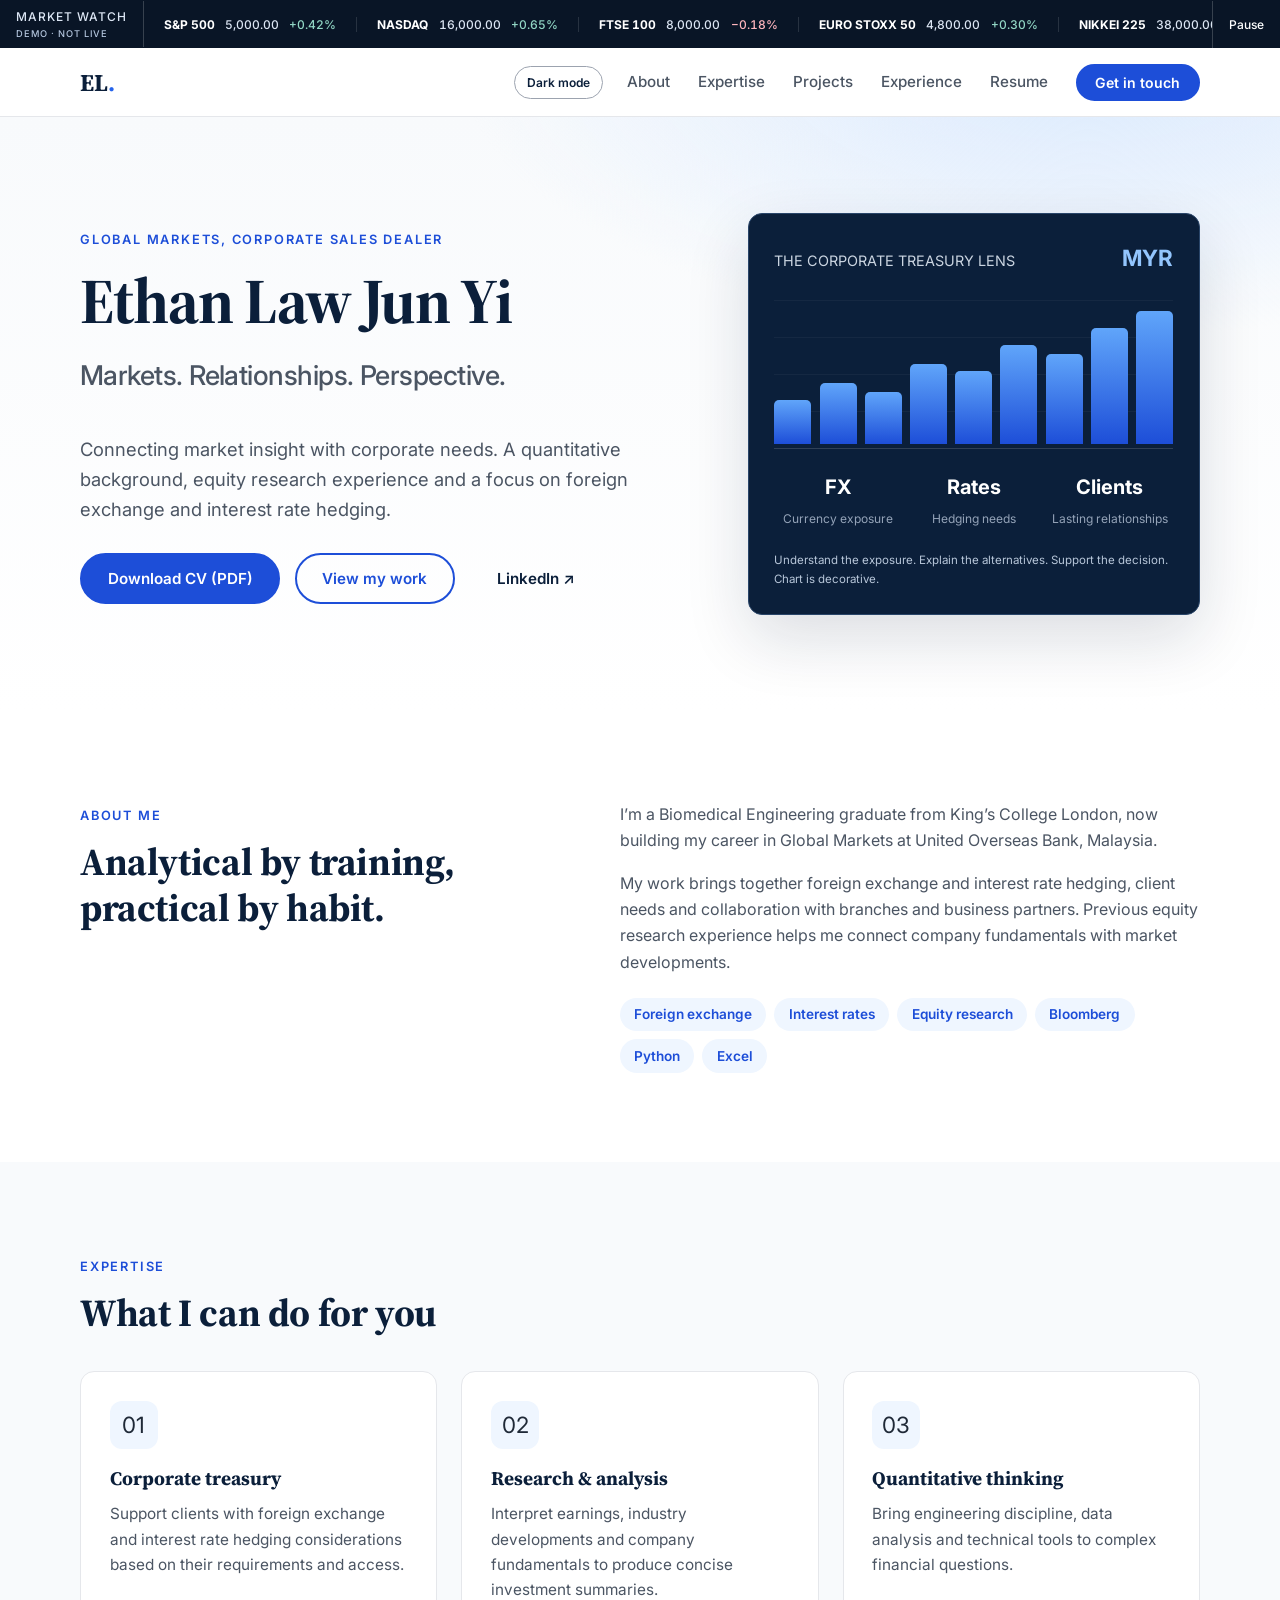
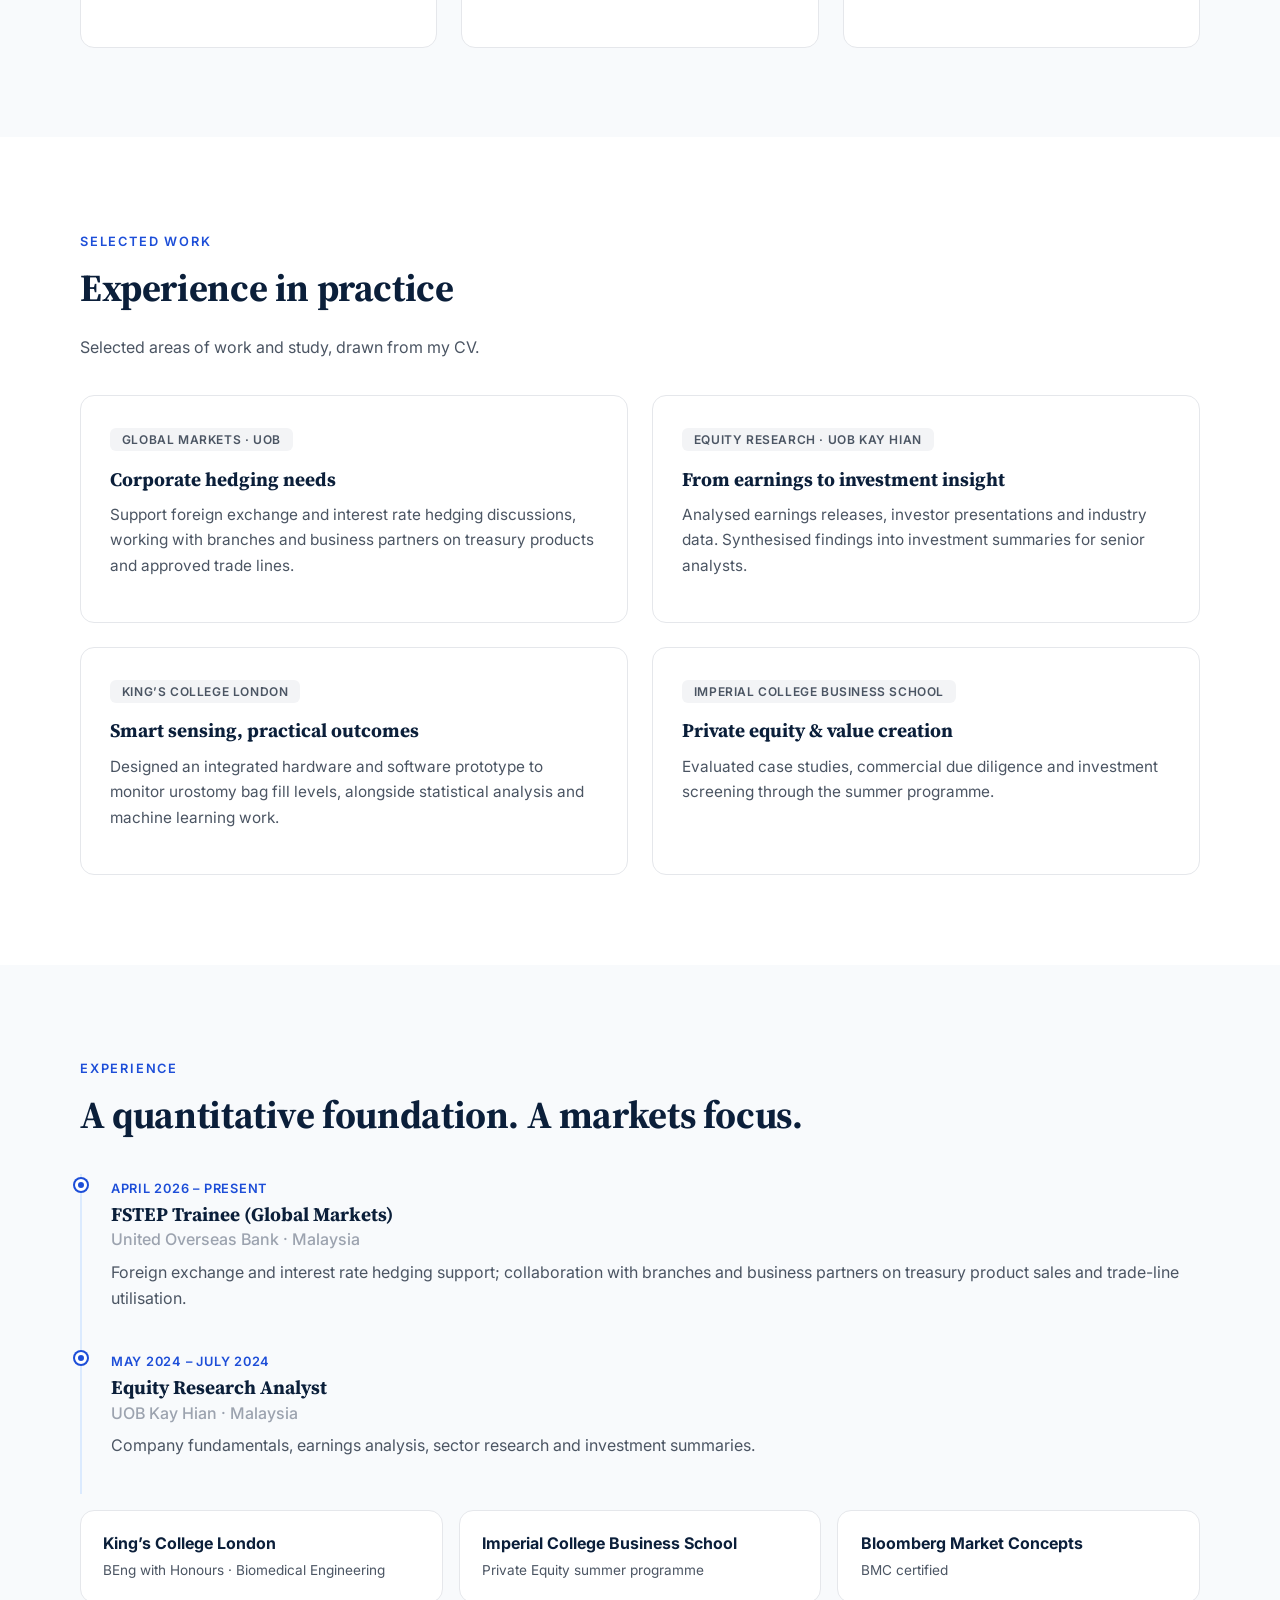
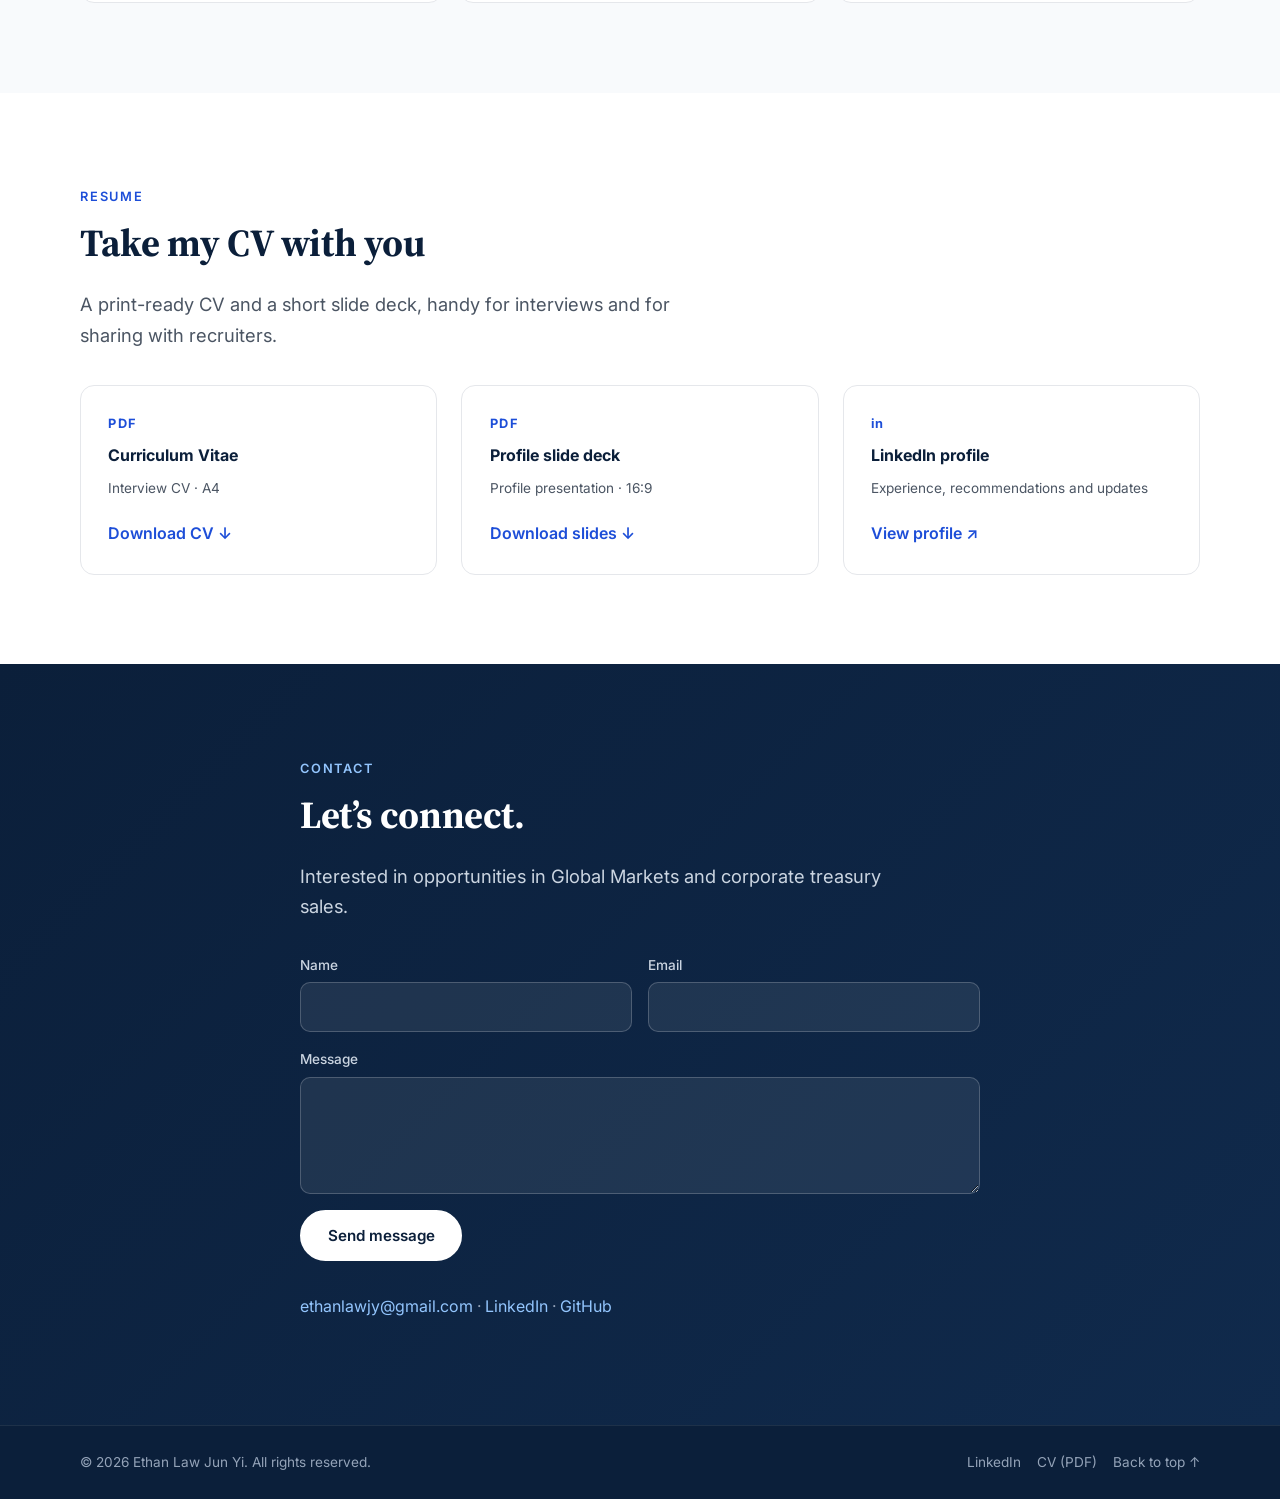
<file: index.html>
<!DOCTYPE html>
<html lang="en">
<head>
  <meta charset="UTF-8" />
  <meta name="viewport" content="width=device-width, initial-scale=1" />
  <title>Ethan Law Jun Yi | Global Markets, Corporate Sales Dealer</title>
  <meta name="description" content="Portfolio and CV of Ethan Law Jun Yi, Global Markets, Corporate Sales Dealer profile with treasury, equity research and quantitative analysis experience." />
  <link rel="icon" href="favicon.svg" type="image/svg+xml" />
  <link rel="preconnect" href="https://fonts.googleapis.com" />
  <link rel="preconnect" href="https://fonts.gstatic.com" crossorigin />
  <link href="https://fonts.googleapis.com/css2?family=Inter:wght@400;500;600;700&family=Source+Serif+4:wght@600;700&display=swap" rel="stylesheet" />
  <link rel="stylesheet" href="styles.css" />
</head>
<body>
  <div class="market-bar" aria-label="Illustrative market quotes"><span class="market-label">MARKET WATCH <small>DEMO · NOT LIVE</small></span><div class="ticker-window"><div class="ticker-track" id="ticker-track"></div></div><button id="ticker-pause" type="button" aria-pressed="false">Pause</button></div>
  <a class="skip-link" href="#top">Skip to content</a>

  <!-- ============ HEADER / NAV ============ -->
  <header class="site-header">
    <div class="container nav">
      <a href="#top" class="logo" aria-label="Ethan Law Jun Yi, home">EL<span>.</span></a>

      <!-- CSS-only mobile menu toggle -->
      <input type="checkbox" id="nav-toggle" class="nav-toggle" aria-label="Toggle navigation" />
      <label for="nav-toggle" class="nav-burger"><span class="sr-only">Menu</span><span></span></label>

      <button class="theme-toggle" id="theme-toggle" type="button" aria-pressed="false">Dark mode</button>
      <nav class="nav-links" aria-label="Main">
        <a href="#about">About</a>
        <a href="#services">Expertise</a>
        <a href="#projects">Projects</a>
        <a href="#experience">Experience</a>
        <a href="#resume">Resume</a>
        <a href="#contact" class="btn btn-small">Get in touch</a>
      </nav>
    </div>
  </header>

  <main id="top">

    <!-- ============ HERO ============ -->
    <section class="hero">
      <div class="container hero-grid">
        <div class="hero-text">
          <p class="eyebrow">Global Markets, Corporate Sales Dealer</p>
          <h1>Ethan Law Jun Yi<span class="hero-accent">Markets. Relationships. Perspective.</span></h1>
          <p class="lead">Connecting market insight with corporate needs. A quantitative background, equity research experience and a focus on foreign exchange and interest rate hedging.</p>
          <div class="hero-actions">
            <a href="Ethan-Law-Jun-Yi-CV.pdf" class="btn" download>Download CV (PDF)</a>
            <a href="#projects" class="btn btn-outline">View my work</a>
            <a href="https://www.linkedin.com/in/ethanlawjunyi/" class="btn btn-ghost" target="_blank" rel="noopener">LinkedIn ↗</a>
          </div>
        </div>

        <aside class="hero-card" aria-label="Professional focus">
          <div class="card-head"><span>THE CORPORATE TREASURY LENS</span><strong class="up">MYR</strong></div>
          <div class="chart" role="img" aria-label="Decorative market chart, not actual market data"><i style="--h:30%"></i><i style="--h:42%"></i><i style="--h:36%"></i><i style="--h:55%"></i><i style="--h:50%"></i><i style="--h:68%"></i><i style="--h:62%"></i><i style="--h:80%"></i><i style="--h:92%"></i></div>
          <div class="card-stats"><div><strong>FX</strong><span>Currency exposure</span></div><div><strong>Rates</strong><span>Hedging needs</span></div><div><strong>Clients</strong><span>Lasting relationships</span></div></div>
          <p class="chart-note">Understand the exposure. Explain the alternatives. Support the decision. Chart is decorative.</p>
        </aside>
      </div>
    </section>

    <!-- ============ ABOUT ============ -->
    <section id="about" class="section">
      <div class="container two-col">
        <div>
          <p class="eyebrow">About me</p>
          <h2>Analytical by training, practical by habit.</h2>
        </div>
        <div class="prose">
          <p>I’m a Biomedical Engineering graduate from King’s College London, now building my career in Global Markets at United Overseas Bank, Malaysia.</p>
          <p>My work brings together foreign exchange and interest rate hedging, client needs and collaboration with branches and business partners. Previous equity research experience helps me connect company fundamentals with market developments.</p>
          <ul class="tags"><li>Foreign exchange</li><li>Interest rates</li><li>Equity research</li><li>Bloomberg</li><li>Python</li><li>Excel</li></ul>
        </div>
      </div>
    </section>

    <!-- ============ SERVICES / EXPERTISE ============ -->
    <section id="services" class="section section-alt">
      <div class="container">
        <p class="eyebrow">Expertise</p>
        <h2>What I can do for you</h2>

        <div class="grid grid-3">
          <article class="card"><div class="icon" aria-hidden="true">01</div><h3>Corporate treasury</h3><p>Support clients with foreign exchange and interest rate hedging considerations based on their requirements and access.</p></article>
          <article class="card"><div class="icon" aria-hidden="true">02</div><h3>Research &amp; analysis</h3><p>Interpret earnings, industry developments and company fundamentals to produce concise investment summaries.</p></article>
          <article class="card"><div class="icon" aria-hidden="true">03</div><h3>Quantitative thinking</h3><p>Bring engineering discipline, data analysis and technical tools to complex financial questions.</p></article>
        </div>
      </div>
    </section>

    <!-- ============ PROJECTS ============ -->
    <section id="projects" class="section">
      <div class="container">
        <p class="eyebrow">Selected work</p>
        <h2>Experience in practice</h2>
        <p class="section-intro">Selected areas of work and study, drawn from my CV.</p>
        <div class="grid grid-2">
          <article class="project"><span class="badge">Global Markets · UOB</span><h3>Corporate hedging needs</h3><p>Support foreign exchange and interest rate hedging discussions, working with branches and business partners on treasury products and approved trade lines.</p></article>
          <article class="project"><span class="badge">Equity research · UOB Kay Hian</span><h3>From earnings to investment insight</h3><p>Analysed earnings releases, investor presentations and industry data. Synthesised findings into investment summaries for senior analysts.</p></article>
          <article class="project"><span class="badge">King’s College London</span><h3>Smart sensing, practical outcomes</h3><p>Designed an integrated hardware and software prototype to monitor urostomy bag fill levels, alongside statistical analysis and machine learning work.</p></article>
          <article class="project"><span class="badge">Imperial College Business School</span><h3>Private equity &amp; value creation</h3><p>Evaluated case studies, commercial due diligence and investment screening through the summer programme.</p></article>
        </div>
      </div>
    </section>

    <!-- ============ EXPERIENCE ============ -->
    <section id="experience" class="section section-alt">
      <div class="container">
        <p class="eyebrow">Experience</p>
        <h2>A quantitative foundation. A markets focus.</h2>
        <ol class="timeline">
          <li><span class="when">APRIL 2026 – PRESENT</span><h3>FSTEP Trainee (Global Markets)</h3><p class="where">United Overseas Bank · Malaysia</p><p>Foreign exchange and interest rate hedging support; collaboration with branches and business partners on treasury product sales and trade-line utilisation.</p></li>
          <li><span class="when">MAY 2024 – JULY 2024</span><h3>Equity Research Analyst</h3><p class="where">UOB Kay Hian · Malaysia</p><p>Company fundamentals, earnings analysis, sector research and investment summaries.</p></li>
        </ol>
        <div class="credentials"><div><strong>King’s College London</strong><span>BEng with Honours · Biomedical Engineering</span></div><div><strong>Imperial College Business School</strong><span>Private Equity summer programme</span></div><div><strong>Bloomberg Market Concepts</strong><span>BMC certified</span></div></div>
      </div>
    </section>

    <!-- ============ RESUME DOWNLOADS ============ -->
    <section id="resume" class="section">
      <div class="container">
        <p class="eyebrow">Resume</p>
        <h2>Take my CV with you</h2>
        <p class="lead">A print-ready CV and a short slide deck, handy for interviews and for sharing with recruiters.</p>

        <div class="grid grid-3 downloads">
          <a class="dl-card" href="Ethan-Law-Jun-Yi-CV.pdf" download>
            <span class="dl-icon">PDF</span>
            <strong>Curriculum Vitae</strong>
            <span class="dl-meta">Interview CV &middot; A4</span>
            <span class="dl-cta">Download CV ↓</span>
          </a>
          <a class="dl-card" href="Ethan-Law-Jun-Yi-Slides.pdf" download>
            <span class="dl-icon">PDF</span>
            <strong>Profile slide deck</strong>
            <span class="dl-meta">Profile presentation &middot; 16:9</span>
            <span class="dl-cta">Download slides ↓</span>
          </a>
          <a class="dl-card" href="https://www.linkedin.com/in/ethanlawjunyi/" target="_blank" rel="noopener">
            <span class="dl-icon dl-icon-in">in</span>
            <strong>LinkedIn profile</strong>
            <span class="dl-meta">Experience, recommendations and updates</span>
            <span class="dl-cta">View profile ↗</span>
          </a>
        </div>
      </div>
    </section>

    <!-- ============ CONTACT ============ -->
    <section id="contact" class="section contact">
      <div class="container contact-inner">
        <p class="eyebrow eyebrow-light">Contact</p>
        <h2>Let’s connect.</h2>
        <p class="lead">Interested in opportunities in Global Markets and corporate treasury sales.</p>

        <!--
          Netlify Forms: this form works automatically once deployed on Netlify.
          Submissions appear in your Netlify dashboard under "Forms".
        -->
        <form name="contact" method="POST" data-netlify="true" netlify-honeypot="bot-field" class="form" action="/thanks.html">
          <input type="hidden" name="form-name" value="contact" />
          <p hidden><label>Don't fill this out: <input name="bot-field" /></label></p>

          <div class="form-row">
            <label>Name<input type="text" name="name" autocomplete="name" required /></label>
            <label>Email<input type="email" name="email" autocomplete="email" required /></label>
          </div>
          <label>Message<textarea name="message" rows="4" required></textarea></label>
          <button type="submit" class="btn btn-light">Send message</button>
        </form>

        <p class="contact-links">
          <a href="mailto:ethanlawjy@gmail.com">ethanlawjy@gmail.com</a> &middot;
          <a href="https://www.linkedin.com/in/ethanlawjunyi/" target="_blank" rel="noopener">LinkedIn</a> &middot;
          <a href="https://github.com/eljy2405" target="_blank" rel="noopener">GitHub</a>
        </p>
      </div>
    </section>
  </main>

  <footer class="site-footer">
    <div class="container">
      <p>&copy; 2026 Ethan Law Jun Yi. All rights reserved.</p>
      <p class="footer-links">
        <a href="https://www.linkedin.com/in/ethanlawjunyi/" target="_blank" rel="noopener">LinkedIn</a>
        <a href="Ethan-Law-Jun-Yi-CV.pdf" download>CV (PDF)</a>
        <a href="#top">Back to top ↑</a>
      </p>
    </div>
  </footer>

  <script src="app.js" defer></script>
</body>
</html>
</file>
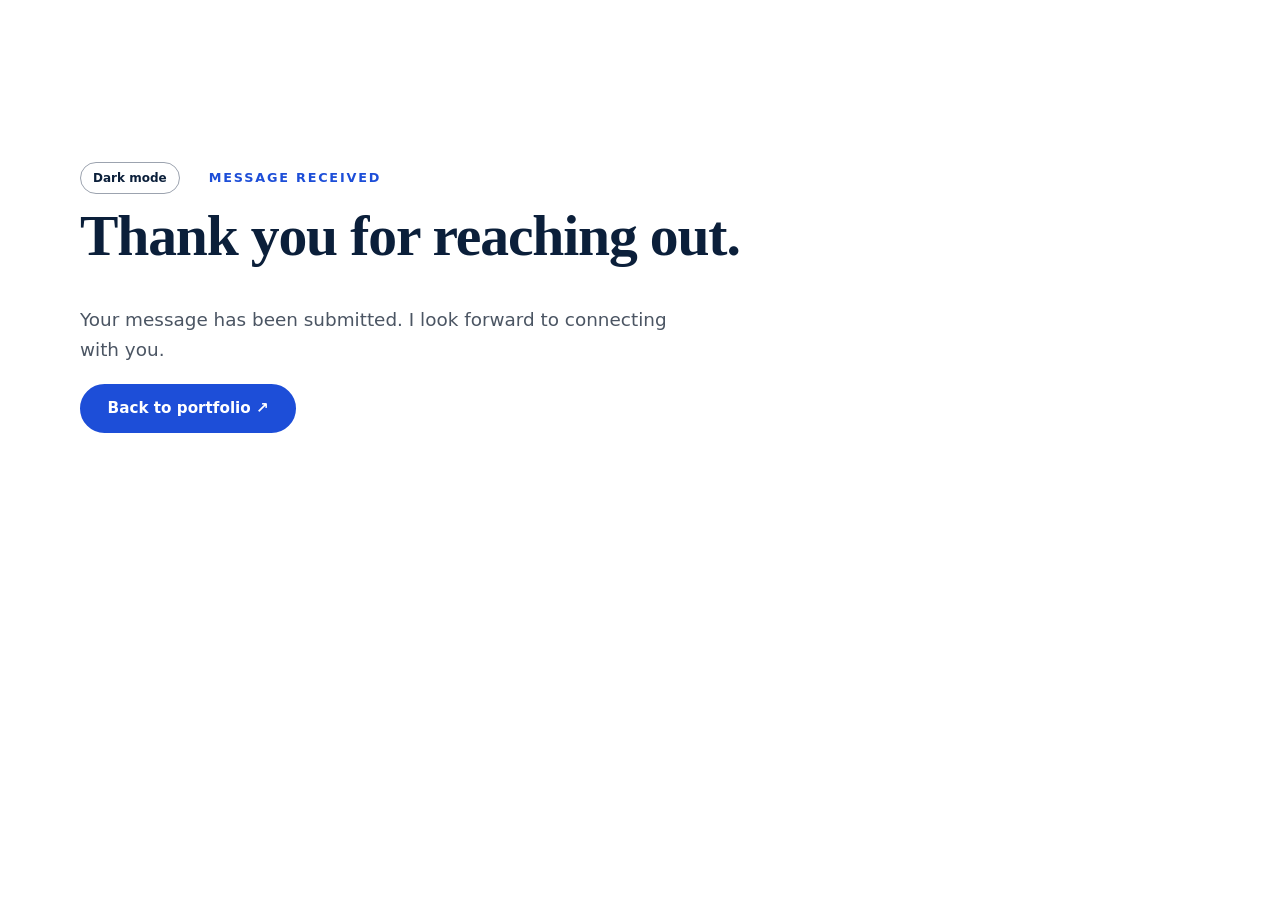
<file: thanks.html>
<!DOCTYPE html>
<html lang="en">
<head>
  <meta charset="UTF-8">
  <meta name="viewport" content="width=device-width, initial-scale=1">
  <meta name="robots" content="noindex">
  <title>Thank you | Ethan Law Jun Yi</title>
  <link rel="icon" href="favicon.svg" type="image/svg+xml">
  <link rel="stylesheet" href="styles.css">
</head>
<body>
  <main class="thank-you container">
    <button class="theme-toggle" id="theme-toggle" type="button" aria-pressed="false">Dark mode</button>
    <p class="eyebrow">Message received</p>
    <h1>Thank you for reaching out.</h1>
    <p class="lead">Your message has been submitted. I look forward to connecting with you.</p>
    <a class="btn" href="/">Back to portfolio ↗</a>
  </main>
  <script src="app.js" defer></script>
</body>
</html>
</file>
<file: styles.css>
/* ==========================================================
   Finance Portfolio Template
   Palette: navy / blue / grey / white
   Edit the variables below to re-theme the whole site.
   ========================================================== */

:root {
  --navy-900: #0b1f3a;
  --navy-800: #102a4c;
  --blue-600: #1d4ed8;
  --blue-500: #2563eb;
  --blue-100: #dbeafe;
  --blue-50:  #eff6ff;
  --grey-900: #1f2937;
  --grey-600: #4b5563;
  --grey-400: #9ca3af;
  --grey-200: #e5e7eb;
  --grey-100: #f3f4f6;
  --grey-50:  #f8fafc;
  --white:    #ffffff;
  --green:    #16a34a;

  --font-sans: "Inter", system-ui, -apple-system, "Segoe UI", Roboto, sans-serif;
  --font-serif: "Source Serif 4", Georgia, "Times New Roman", serif;

  --radius: 14px;
  --shadow: 0 1px 2px rgba(16, 42, 76, .06), 0 8px 24px rgba(16, 42, 76, .08);
  --max: 1120px;
}

/* ---------- Reset / base ---------- */
*,
*::before,
*::after { box-sizing: border-box; }

html { scroll-behavior: smooth; scroll-padding-top: 80px; }

body {
  margin: 0;
  font-family: var(--font-sans);
  color: var(--grey-900);
  background: var(--white);
  line-height: 1.65;
  -webkit-font-smoothing: antialiased;
}

img, svg { max-width: 100%; display: block; }
a { color: var(--blue-600); text-decoration: none; }
a:hover { text-decoration: underline; }

h1, h2, h3 {
  font-family: var(--font-serif);
  color: var(--navy-900);
  line-height: 1.2;
  margin: 0 0 .6em;
}
h1 { font-size: clamp(2.2rem, 5vw, 3.6rem); letter-spacing: -.02em; }
h2 { font-size: clamp(1.7rem, 3.4vw, 2.4rem); letter-spacing: -.01em; }
h3 { font-size: 1.2rem; }
p  { margin: 0 0 1em; }

.container {
  width: min(100% - 2.5rem, var(--max));
  margin-inline: auto;
}

.eyebrow {
  display: inline-block;
  margin-bottom: .8rem;
  font-size: .8rem;
  font-weight: 600;
  letter-spacing: .14em;
  text-transform: uppercase;
  color: var(--blue-600);
}
.eyebrow-light { color: #93c5fd; }

.lead { font-size: 1.15rem; color: var(--grey-600); max-width: 34em; }

/* ---------- Buttons ---------- */
.btn {
  display: inline-block;
  padding: .85rem 1.6rem;
  border-radius: 999px;
  background: var(--blue-600);
  color: var(--white);
  font: 600 .95rem var(--font-sans);
  border: 2px solid var(--blue-600);
  cursor: pointer;
  transition: background .2s, transform .2s, box-shadow .2s;
}
.btn:hover {
  background: var(--blue-500);
  border-color: var(--blue-500);
  text-decoration: none;
  transform: translateY(-2px);
  box-shadow: 0 8px 20px rgba(37, 99, 235, .3);
}
.btn-outline { background: transparent; color: var(--blue-600); }
.btn-outline:hover { background: var(--blue-50); color: var(--blue-600); box-shadow: none; }
.btn-small { padding: .5rem 1.1rem; font-size: .88rem; }
.btn-light { background: var(--white); color: var(--navy-900); border-color: var(--white); }
.btn-light:hover { background: var(--blue-100); border-color: var(--blue-100); box-shadow: none; }

/* ---------- Header / nav ---------- */
.site-header {
  position: sticky;
  top: 0;
  z-index: 50;
  background: rgba(255, 255, 255, .9);
  backdrop-filter: blur(10px);
  border-bottom: 1px solid var(--grey-200);
}
.nav {
  display: flex;
  align-items: center;
  justify-content: space-between;
  min-height: 68px;
}
.logo {
  font: 700 1.5rem var(--font-serif);
  color: var(--navy-900);
}
.logo span { color: var(--blue-500); }
.logo:hover { text-decoration: none; }

.nav-links { display: flex; align-items: center; gap: 1.75rem; }
.nav-links a:not(.btn) { color: var(--grey-600); font-weight: 500; font-size: .95rem; }
.nav-links a:not(.btn):hover { color: var(--blue-600); text-decoration: none; }

.nav-toggle, .nav-burger { display: none; }

/* ---------- Hero ---------- */
.hero {
  padding: clamp(3rem, 8vw, 6rem) 0;
  background:
    radial-gradient(900px 400px at 85% -10%, var(--blue-100), transparent 70%),
    linear-gradient(180deg, var(--grey-50), var(--white));
}
.hero-grid {
  display: grid;
  grid-template-columns: 1.15fr .85fr;
  gap: 3.5rem;
  align-items: center;
}
.hero-actions { display: flex; flex-wrap: wrap; gap: .9rem; margin-top: 1.8rem; }

.hero-card {
  background: var(--navy-900);
  color: var(--white);
  border-radius: var(--radius);
  padding: 1.6rem;
  box-shadow: var(--shadow);
}
.card-head {
  display: flex;
  justify-content: space-between;
  align-items: baseline;
  font-size: .9rem;
  color: #cbd5e1;
}
.card-head .up { color: #4ade80; font-size: 1.4rem; }

.chart {
  display: flex;
  align-items: flex-end;
  gap: 8px;
  height: 150px;
  margin: 1.4rem 0;
  padding-bottom: 4px;
  border-bottom: 1px solid rgba(255, 255, 255, .15);
}
.chart i {
  flex: 1;
  height: var(--h);
  border-radius: 5px 5px 0 0;
  background: linear-gradient(180deg, #60a5fa, var(--blue-600));
  transform-origin: bottom;
  animation: grow .9s ease-out both;
}
.chart i:nth-child(2) { animation-delay: .05s; }
.chart i:nth-child(3) { animation-delay: .1s; }
.chart i:nth-child(4) { animation-delay: .15s; }
.chart i:nth-child(5) { animation-delay: .2s; }
.chart i:nth-child(6) { animation-delay: .25s; }
.chart i:nth-child(7) { animation-delay: .3s; }
.chart i:nth-child(8) { animation-delay: .35s; }
.chart i:nth-child(9) { animation-delay: .4s; }
@keyframes grow { from { transform: scaleY(0); } to { transform: scaleY(1); } }

.card-stats { display: grid; grid-template-columns: repeat(3, 1fr); gap: .5rem; text-align: center; }
.card-stats strong { display: block; font-size: 1.25rem; }
.card-stats span { font-size: .75rem; color: #94a3b8; }

/* ---------- Sections ---------- */
.section { padding: clamp(3.5rem, 7vw, 6rem) 0; }
.section-alt { background: var(--grey-50); }

.two-col { display: grid; grid-template-columns: 1fr 1.2fr; gap: 3.5rem; align-items: start; }
.prose p { color: var(--grey-600); }

.tags { display: flex; flex-wrap: wrap; gap: .5rem; list-style: none; padding: 0; margin: 1.4rem 0 0; }
.tags li {
  padding: .35rem .9rem;
  border-radius: 999px;
  background: var(--blue-50);
  color: var(--blue-600);
  font-size: .85rem;
  font-weight: 600;
}

/* ---------- Cards ---------- */
.grid { display: grid; gap: 1.5rem; margin-top: 2.2rem; }
.grid-3 { grid-template-columns: repeat(3, 1fr); }
.grid-2 { grid-template-columns: repeat(2, 1fr); }

.card, .project {
  background: var(--white);
  border: 1px solid var(--grey-200);
  border-radius: var(--radius);
  padding: 1.8rem;
  transition: transform .25s, box-shadow .25s, border-color .25s;
}
.card:hover, .project:hover {
  transform: translateY(-4px);
  box-shadow: var(--shadow);
  border-color: var(--blue-100);
}
.card p, .project p { color: var(--grey-600); font-size: .96rem; }

.icon {
  display: grid;
  place-items: center;
  width: 48px;
  height: 48px;
  margin-bottom: 1.1rem;
  border-radius: 12px;
  background: var(--blue-50);
  font-size: 1.4rem;
}

.project-top { display: flex; justify-content: space-between; align-items: center; margin-bottom: 1rem; }
.badge {
  padding: .25rem .75rem;
  border-radius: 6px;
  background: var(--grey-100);
  color: var(--grey-600);
  font-size: .75rem;
  font-weight: 600;
  letter-spacing: .05em;
  text-transform: uppercase;
}
.metric { color: var(--green); font-weight: 700; font-size: .9rem; }
.link { font-weight: 600; font-size: .92rem; }

/* ---------- Timeline ---------- */
.timeline {
  list-style: none;
  margin: 2.2rem 0 0;
  padding: 0 0 0 1.8rem;
  border-left: 2px solid var(--blue-100);
}
.timeline li { position: relative; padding-bottom: 2.2rem; }
.timeline li::before {
  content: "";
  position: absolute;
  left: calc(-1.8rem - 7px);
  top: .35rem;
  width: 12px;
  height: 12px;
  border-radius: 50%;
  background: var(--blue-600);
  border: 3px solid var(--white);
  box-shadow: 0 0 0 2px var(--blue-600);
}
.timeline .when { font-size: .8rem; font-weight: 600; color: var(--blue-600); letter-spacing: .06em; }
.timeline h3 { margin: .2rem 0 0; }
.timeline .where { color: var(--grey-400); font-weight: 500; margin-bottom: .4rem; }
.timeline p:last-child { color: var(--grey-600); margin-bottom: 0; }

.credentials { display: grid; grid-template-columns: repeat(3, 1fr); gap: 1rem; margin-top: 1rem; }
.credentials div {
  padding: 1.2rem 1.4rem;
  background: var(--white);
  border: 1px solid var(--grey-200);
  border-radius: var(--radius);
}
.credentials strong { display: block; color: var(--navy-900); }
.credentials span { font-size: .85rem; color: var(--grey-600); }

/* ---------- Contact ---------- */
.contact {
  background: linear-gradient(135deg, var(--navy-900), var(--navy-800));
  color: var(--white);
}
.contact h2 { color: var(--white); }
.contact .lead { color: #cbd5e1; }
.contact-inner { max-width: 680px; }

.form { margin-top: 2rem; display: grid; gap: 1rem; }
.form-row { display: grid; grid-template-columns: 1fr 1fr; gap: 1rem; }
.form label { display: grid; gap: .4rem; font-size: .85rem; font-weight: 500; color: #cbd5e1; }
.form input,
.form textarea {
  width: 100%;
  padding: .8rem 1rem;
  border-radius: 10px;
  border: 1px solid rgba(255, 255, 255, .2);
  background: rgba(255, 255, 255, .08);
  color: var(--white);
  font: inherit;
}
.form input:focus,
.form textarea:focus { outline: 2px solid #60a5fa; outline-offset: 1px; }
.form button { justify-self: start; }

.contact-links { margin-top: 2rem; color: #94a3b8; }
.contact-links a { color: #93c5fd; }

/* ---------- Footer ---------- */
.site-footer { padding: 1.6rem 0; background: var(--navy-900); border-top: 1px solid rgba(255, 255, 255, .08); }
.site-footer .container { display: flex; justify-content: space-between; flex-wrap: wrap; gap: .5rem; }
.site-footer p, .site-footer a { margin: 0; font-size: .85rem; color: #94a3b8; }

/* ---------- Responsive ---------- */
@media (max-width: 900px) {
  .hero-grid, .two-col { grid-template-columns: 1fr; gap: 2.2rem; }
  .grid-3 { grid-template-columns: 1fr 1fr; }
  .credentials { grid-template-columns: 1fr; }
}

@media (max-width: 720px) {
  .grid-3, .grid-2, .form-row { grid-template-columns: 1fr; }

  .nav-burger {
    display: block;
    width: 28px;
    padding: 10px 0;
    cursor: pointer;
  }
  .nav-burger span,
  .nav-burger span::before,
  .nav-burger span::after {
    display: block;
    height: 2px;
    background: var(--navy-900);
    border-radius: 2px;
    transition: transform .25s, background .25s;
  }
  .nav-burger span { position: relative; }
  .nav-burger span::before,
  .nav-burger span::after { content: ""; position: absolute; left: 0; width: 100%; }
  .nav-burger span::before { top: -7px; }
  .nav-burger span::after  { top: 7px; }

  .nav-links {
    display: none;
    position: absolute;
    top: 68px;
    left: 0;
    right: 0;
    flex-direction: column;
    align-items: flex-start;
    gap: 1.1rem;
    padding: 1.4rem 1.25rem 1.6rem;
    background: var(--white);
    border-bottom: 1px solid var(--grey-200);
    box-shadow: var(--shadow);
  }
  .nav-toggle:checked ~ .nav-links { display: flex; }
  .nav-toggle:checked ~ .nav-burger span { background: transparent; }
  .nav-toggle:checked ~ .nav-burger span::before { top: 0; transform: rotate(45deg); }
  .nav-toggle:checked ~ .nav-burger span::after  { top: 0; transform: rotate(-45deg); }
}

@media (prefers-reduced-motion: reduce) {
  html { scroll-behavior: auto; }
  *, *::before, *::after { animation: none !important; transition: none !important; }
}

/* Template refinements: clear hierarchy, keyboard access and disclosure cards. */
:root { --green: #1d4ed8; }
.hero { position: relative; overflow: hidden; }
.hero-card { border: 1px solid #294569; box-shadow: 0 24px 64px #0b1f3a24; }
.card-head .up { color: #93c5fd; }
.chart { background: repeating-linear-gradient(to top, transparent 0, transparent 36px, #ffffff0a 36px, #ffffff0a 37px); }
.chart-note { color: #b7c6d9; font-size: .72rem; margin: 1.25rem 0 0; }
.section-intro { color: var(--grey-600); max-width: 42rem; }
.btn-ghost { background: transparent; border-color: transparent; color: var(--navy-900); }
.btn-ghost:hover { background: var(--blue-50); border-color: transparent; color: var(--navy-900); box-shadow: none; }
.case-study { border-top: 1px solid var(--grey-200); padding-top: 1rem; margin-top: 1.4rem; }
.case-study summary { cursor: pointer; color: var(--blue-600); font-weight: 600; font-size: .9rem; }
.case-study summary span { float: right; }
.case-study h4 { color: var(--navy-900); margin: 1rem 0 .5rem; }
.case-study p { margin-bottom: 0; }
.footer-links { display: flex; gap: 1rem; }
.thank-you { padding-block: 18vh; }
:focus-visible { outline: 3px solid #2563eb; outline-offset: 5px; }
.sr-only, .skip-link:not(:focus) { position: absolute; width: 1px; height: 1px; padding: 0; overflow: hidden; clip-path: inset(50%); white-space: nowrap; }
.skip-link:focus { position: fixed; top: 1rem; left: 1rem; padding: .7rem 1rem; background: white; z-index: 100; }
@media (max-width: 720px) {
  .nav-toggle { display: block; position: absolute; right: 1.25rem; width: 32px; height: 40px; opacity: 0; z-index: 2; cursor: pointer; }
  .nav-toggle:focus-visible ~ .nav-burger { outline: 3px solid var(--blue-600); outline-offset: 6px; }
  .nav-burger > span:not(.sr-only) { position: relative; }
  .project-top { flex-wrap: wrap; gap: .5rem; }
  .hero-actions .btn { text-align: center; }
}

/* Markets identity and themes */
.hero-accent { display: block; font: 500 clamp(1.25rem, 2.4vw, 1.7rem)/1.4 var(--font-sans); color: var(--grey-600); margin-top: 1.1rem; letter-spacing: -.02em; }
.hero h1 { font-size: clamp(2.6rem, 5vw, 4rem); }
.market-bar { display: flex; align-items: center; background: #091526; color: #dce6f4; min-height: 48px; font: 500 .75rem var(--font-sans); overflow: hidden; }
.market-label { padding: .5rem 1rem; flex-shrink: 0; border-right: 1px solid #ffffff30; z-index: 1; background: #091526; letter-spacing: .08em; }
.market-label small { display: block; color: #b4c6de; font-size: .58rem; margin-top: .2rem; }
.ticker-window { overflow: hidden; flex: 1; min-width: 0; }
.ticker-track { display: flex; width: max-content; animation: ticker 110s linear infinite; }
.ticker-group { display: flex; flex-shrink: 0; }
.quote { display: flex; gap: .65rem; padding: 0 1.25rem; border-right: 1px solid #ffffff20; white-space: nowrap; font-variant-numeric: tabular-nums; }
.quote b { color: #fff; }
.positive { color: #92d7c5; } .negative { color: #ffb5bd; }
.ticker-track.paused, .ticker-window:hover .ticker-track { animation-play-state: paused; }
@keyframes ticker { to { transform: translateX(-50%); } }
#ticker-pause { background: #091526; border: 0; border-left: 1px solid #ffffff30; color: #fff; padding: 1rem; cursor: pointer; font: inherit; }
.theme-toggle { font: 600 .75rem var(--font-sans); border: 1px solid var(--grey-400); color: var(--navy-900); background: var(--white); border-radius: 99px; padding: .5rem .75rem; cursor: pointer; margin-left: auto; margin-right: 1.5rem; }
.dl-card { display: flex; flex-direction: column; gap: .5rem; padding: 1.7rem; border: 1px solid var(--grey-200); border-radius: var(--radius); color: var(--navy-900); background: var(--white); }
.dl-card:hover { border-color: var(--blue-600); text-decoration: none; box-shadow: var(--shadow); }
.dl-icon { color: var(--blue-600); font-weight: 700; font-size: .8rem; letter-spacing: .12em; }
.dl-meta { color: var(--grey-600); font-size: .85rem; }
.dl-cta { margin-top: .8rem; font-weight: 600; color: var(--blue-600); }
.project h3 { margin-top: 1rem; }
[data-theme="dark"] { color-scheme: dark; --navy-900: #e4edfb; --navy-800: #1a304d; --blue-600: #9fc4ff; --blue-500: #b7d3ff; --blue-100: #263e60; --blue-50: #1b304c; --grey-900: #e0e7f1; --grey-600: #b6c3d5; --grey-400: #9baec6; --grey-200: #30435d; --grey-100: #25354b; --grey-50: #101e30; --white: #142338; }
[data-theme="dark"] body { background: #142338; }
[data-theme="dark"] .site-header { background: #142338f2; }
[data-theme="dark"] .btn { color: #10213a; }
[data-theme="dark"] .btn-outline, [data-theme="dark"] .btn-ghost { color: #b7d3ff; }
[data-theme="dark"] .hero-card, [data-theme="dark"] .contact, [data-theme="dark"] .site-footer { background: #091526; color: #e0e7f1; }
[data-theme="dark"] .contact h2 { color: #fff; }
[data-theme="dark"] .btn-light { background: #dce9ff; color: #10213a; border-color: #dce9ff; }
[data-theme="dark"] .form input, [data-theme="dark"] .form textarea { color: #fff; }
[data-theme="dark"] .skip-link:focus { background: #142338; }
@media (max-width: 1000px) and (min-width: 721px) { .nav-links { gap: .85rem; } .theme-toggle { margin-right: .75rem; } }
@media (max-width: 720px) { .theme-toggle { margin-right: 3rem; } .market-label { padding-inline: .65rem; } }
@media (prefers-reduced-motion: reduce) { .ticker-track { animation: none; } .ticker-window { overflow-x: auto; } }
</file>
